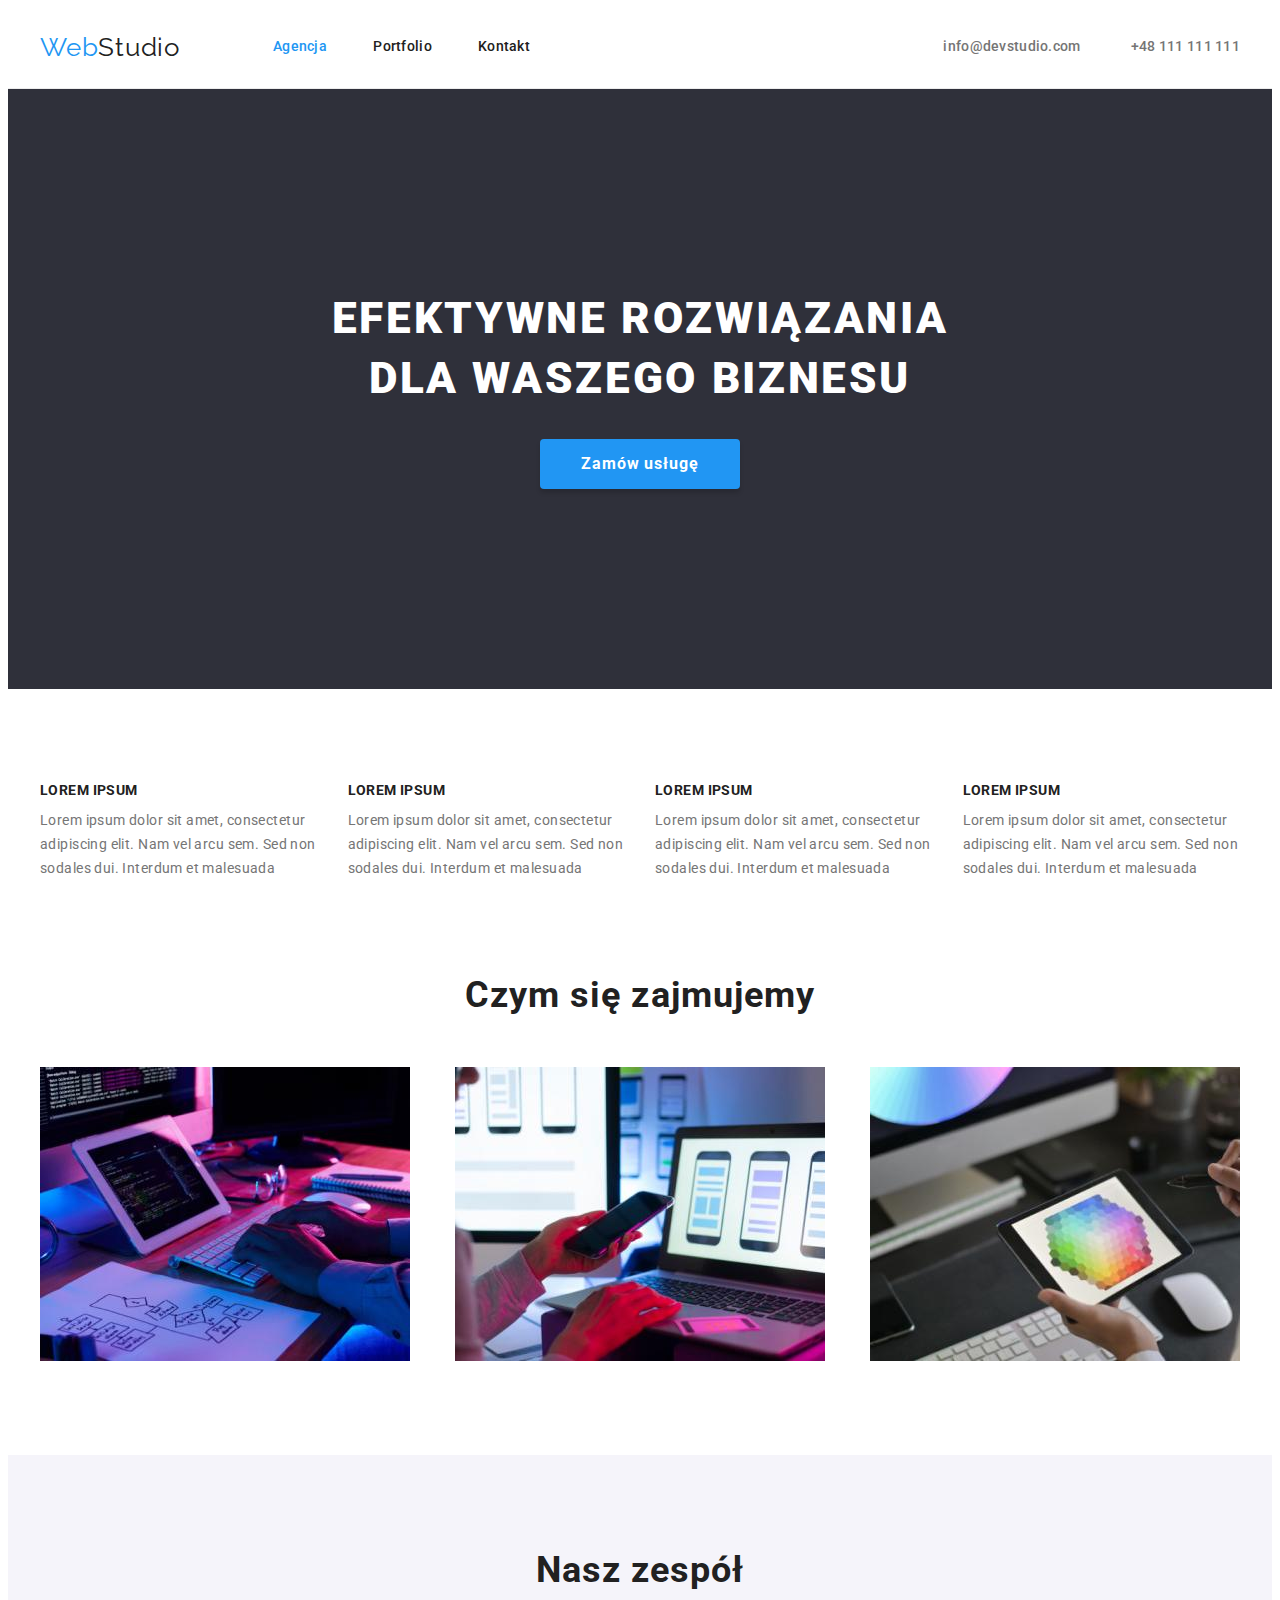
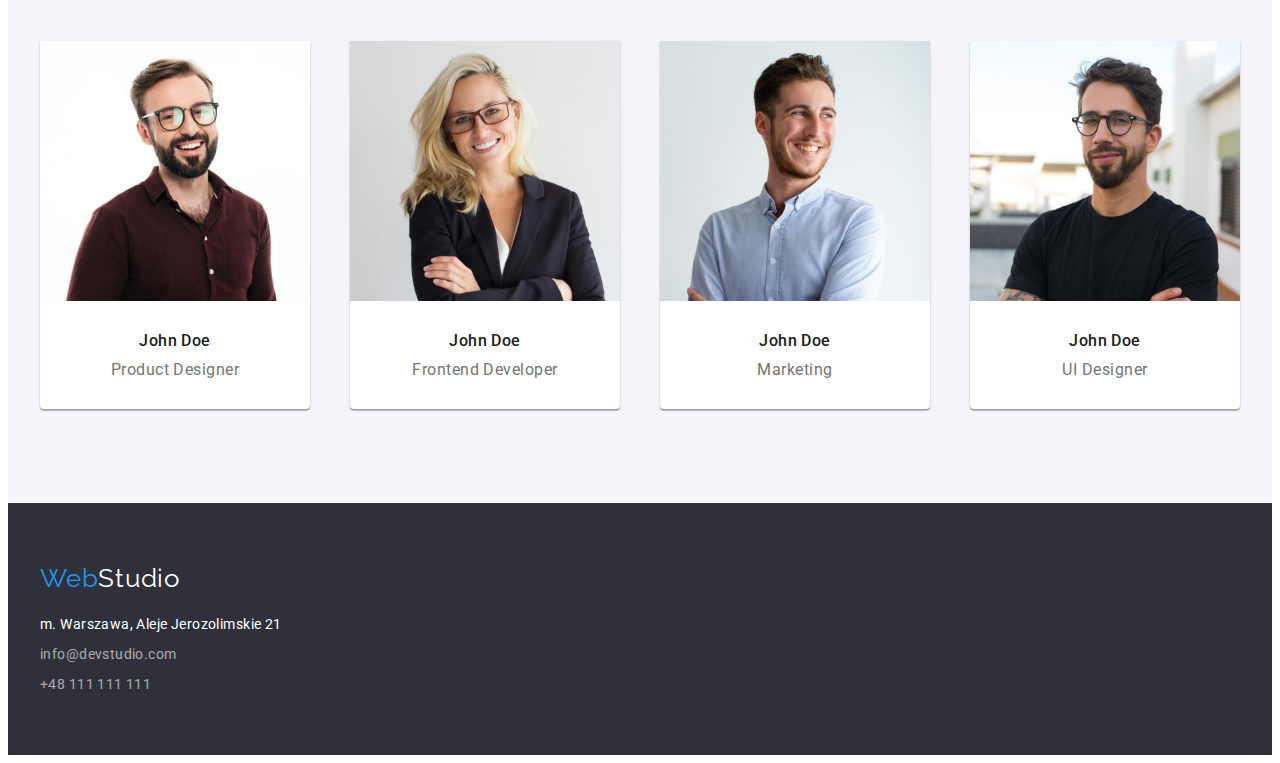
<file: index.html>
<!DOCTYPE html>
<html lang="pl">
  <head>
    <meta charset="UTF-8" />
    <meta http-equiv="X-UA-Compatible" content="IE=edge" />
    <meta name="viewport" content="width=device-width, initial-scale=1.0" />
    <meta
      name="description"
      content="WebStudio - efektywne rozwiązania dla Waszego biznesu."
    />
    <title>WebStudio</title>
    <link rel="preconnect" href="https://fonts.googleapis.com" />
    <link rel="preconnect" href="https://fonts.gstatic.com" crossorigin />
    <link
      href="https://fonts.googleapis.com/css2?family=Raleway:wght@700&family=Roboto:wght@400;500;700;900&display=swap"
      rel="stylesheet"
    />
    <link
      rel="stylesheet"
      href="https://cdnjs.cloudflare.com/ajax/libs/modern-normalize/2.0.0/modern-normalize.css"
      integrity="sha512-gA2Bvu0/hw4oj0Lp8ZHjK+o3S4BE5m8d/wNVy6ktKLhHKPpWLQwv9ixzuWirWOakoJqlBdePq2NhoCaUOQ5npQ=="
      crossorigin="anonymous"
      referrerpolicy="no-referrer"
    />
    <link rel="stylesheet" href="./css/styles.css" />
    <style>
      body {
        font-family: "Roboto", sans-serif;
        --primary-text-color: #212121;
        color: var(--primary-text-color);
      }
    </style>
  </head>
  <body>
    <header>
      <div class="container head-box">
        <nav class="nav-box">
          <a class="brand-name link" href="./index.html"
            ><span class="brand-name-color">Web</span>Studio</a
          >
          <ul class="navigation">
            <li><a class="link current" href="./index.html">Agencja</a></li>
            <li><a class="link" href="./portfolio.html">Portfolio</a></li>
            <li><a class="link" href="#kontakt">Kontakt</a></li>
          </ul>
        </nav>
        <ul class="contact">
          <li>
            <a class="link" href="mailto:info@devstudio.com"
              >info@devstudio.com</a
            >
          </li>
          <li><a class="link" href="tel:+48111111111">+48 111 111 111</a></li>
        </ul>
      </div>
    </header>
    <main>
      <section class="slogan-box">
        <div class="container order-box">
          <h1 class="slogan-text order-box-text">
            Efektywne rozwiązania dla waszego biznesu
          </h1>
          <button class="slogan-button order-box-button" type="button">
            Zamów usługę
          </button>
        </div>
      </section>
      <section class="section">
        <div class="container">
          <ul class="work-list work-list-box">
            <li>
              <h2 class="work-title">LOREM IPSUM</h2>
              <p class="work-text">
                Lorem ipsum dolor sit amet, consectetur adipiscing elit. Nam vel
                arcu sem. Sed non sodales dui. Interdum et malesuada
              </p>
            </li>
            <li>
              <h2 class="work-title">LOREM IPSUM</h2>
              <p class="work-text">
                Lorem ipsum dolor sit amet, consectetur adipiscing elit. Nam vel
                arcu sem. Sed non sodales dui. Interdum et malesuada
              </p>
            </li>
            <li>
              <h2 class="work-title">LOREM IPSUM</h2>
              <p class="work-text">
                Lorem ipsum dolor sit amet, consectetur adipiscing elit. Nam vel
                arcu sem. Sed non sodales dui. Interdum et malesuada
              </p>
            </li>
            <li>
              <h2 class="work-title">LOREM IPSUM</h2>
              <p class="work-text">
                Lorem ipsum dolor sit amet, consectetur adipiscing elit. Nam vel
                arcu sem. Sed non sodales dui. Interdum et malesuada
              </p>
            </li>
          </ul>
        </div>
      </section>
      <section class="section our-work">
        <div class="container">
          <h2 class="branch-title">Czym się zajmujemy</h2>
          <ul class="branch-pictures">
            <li>
              <img
                class="image-no-gap"
                src="images/work1.jpg"
                alt="Osoba pracuje w biurze, pisze kod na komputerze. Obok na biurku leży kartka z algorytmem."
                width="370"
                height="294"
              />
            </li>
            <li>
              <img
                class="image-no-gap"
                src="images/work2.jpg"
                alt="Osoba pracuje przed laptopem, trzyma w ręku telefon komórkowy. Na ekranie komputera znajdują się grafiki smartfonów."
                width="370"
                height="294"
              />
            </li>
            <li>
              <img
                class="image-no-gap"
                src="images/work3.jpg"
                alt="Osoba pracuje na tablecie, w ręku trzyma rysik. Na ekranie znajduje się poleta kolorów."
                width="370"
                height="294"
              />
            </li>
          </ul>
        </div>
      </section>
      <section class="team section">
        <div class="container">
          <h2 class="team-title">Nasz zespół</h2>
          <ul class="team-list team-list-box">
            <li class="team-card-box">
              <img
                class="image-no-gap"
                src="images/team1.jpg"
                alt="Mężczyzna w okularach i z brodą, w bordowej koszuli. Uśmiecha się."
                width="270"
                height="260"
              />
              <div class="team-name-box">
                <h3 class="team-name">John Doe</h3>
                <p class="team-profession">Product Designer</p>
              </div>
            </li>
            <li class="team-card-box">
              <img
                class="image-no-gap"
                src="images/team2.jpg"
                alt="Kobieta, blondynka, w okularach, w czarnej marynarce. Uśmiecha się"
                width="270"
                height="260"
              />
              <div class="team-name-box">
                <h3 class="team-name">John Doe</h3>
                <p class="team-profession">Frontend Developer</p>
              </div>
            </li>
            <li class="team-card-box">
              <img
                class="image-no-gap"
                src="images/team3.jpg"
                alt="Młody mężczyzna w białej koszuli. Uśmiecha się."
                width="270"
                height="260"
              />
              <div class="team-name-box">
                <h3 class="team-name">John Doe</h3>
                <p class="team-profession">Marketing</p>
              </div>
            </li>
            <li class="team-card-box">
              <img
                class="image-no-gap"
                src="images/team4.jpg"
                alt="Mężczyzna w okularach, z brodą, w czarnej koszulce, lekko uśmiecha się."
                width="270"
                height="260"
              />
              <div class="team-name-box">
                <h3 class="team-name">John Doe</h3>
                <p class="team-profession">UI Designer</p>
              </div>
            </li>
          </ul>
        </div>
      </section>
    </main>
    <footer id="kontakt">
      <div class="container">
        <a class="brand-name brand-name-footer link" href="./index.html"
          ><span class="brand-name-color">Web</span>Studio</a
        >
        <address>
          <ul class="address">
            <li>
              <a
                class="link"
                href="https://goo.gl/maps/iCMcbAQQFJVUKngY7"
                target="_blank"
                rel="noreferrer noopener nofollow"
                >m. Warszawa, Aleje Jerozolimskie 21</a
              >
            </li>
            <li>
              <a class="link connect" href="mailto:info@devstudio.com"
                >info@devstudio.com</a
              >
            </li>
            <li>
              <a class="link connect" href="tel:+48111111111"
                >+48 111 111 111</a
              >
            </li>
          </ul>
        </address>
      </div>
    </footer>
  </body>
</html>
</file>
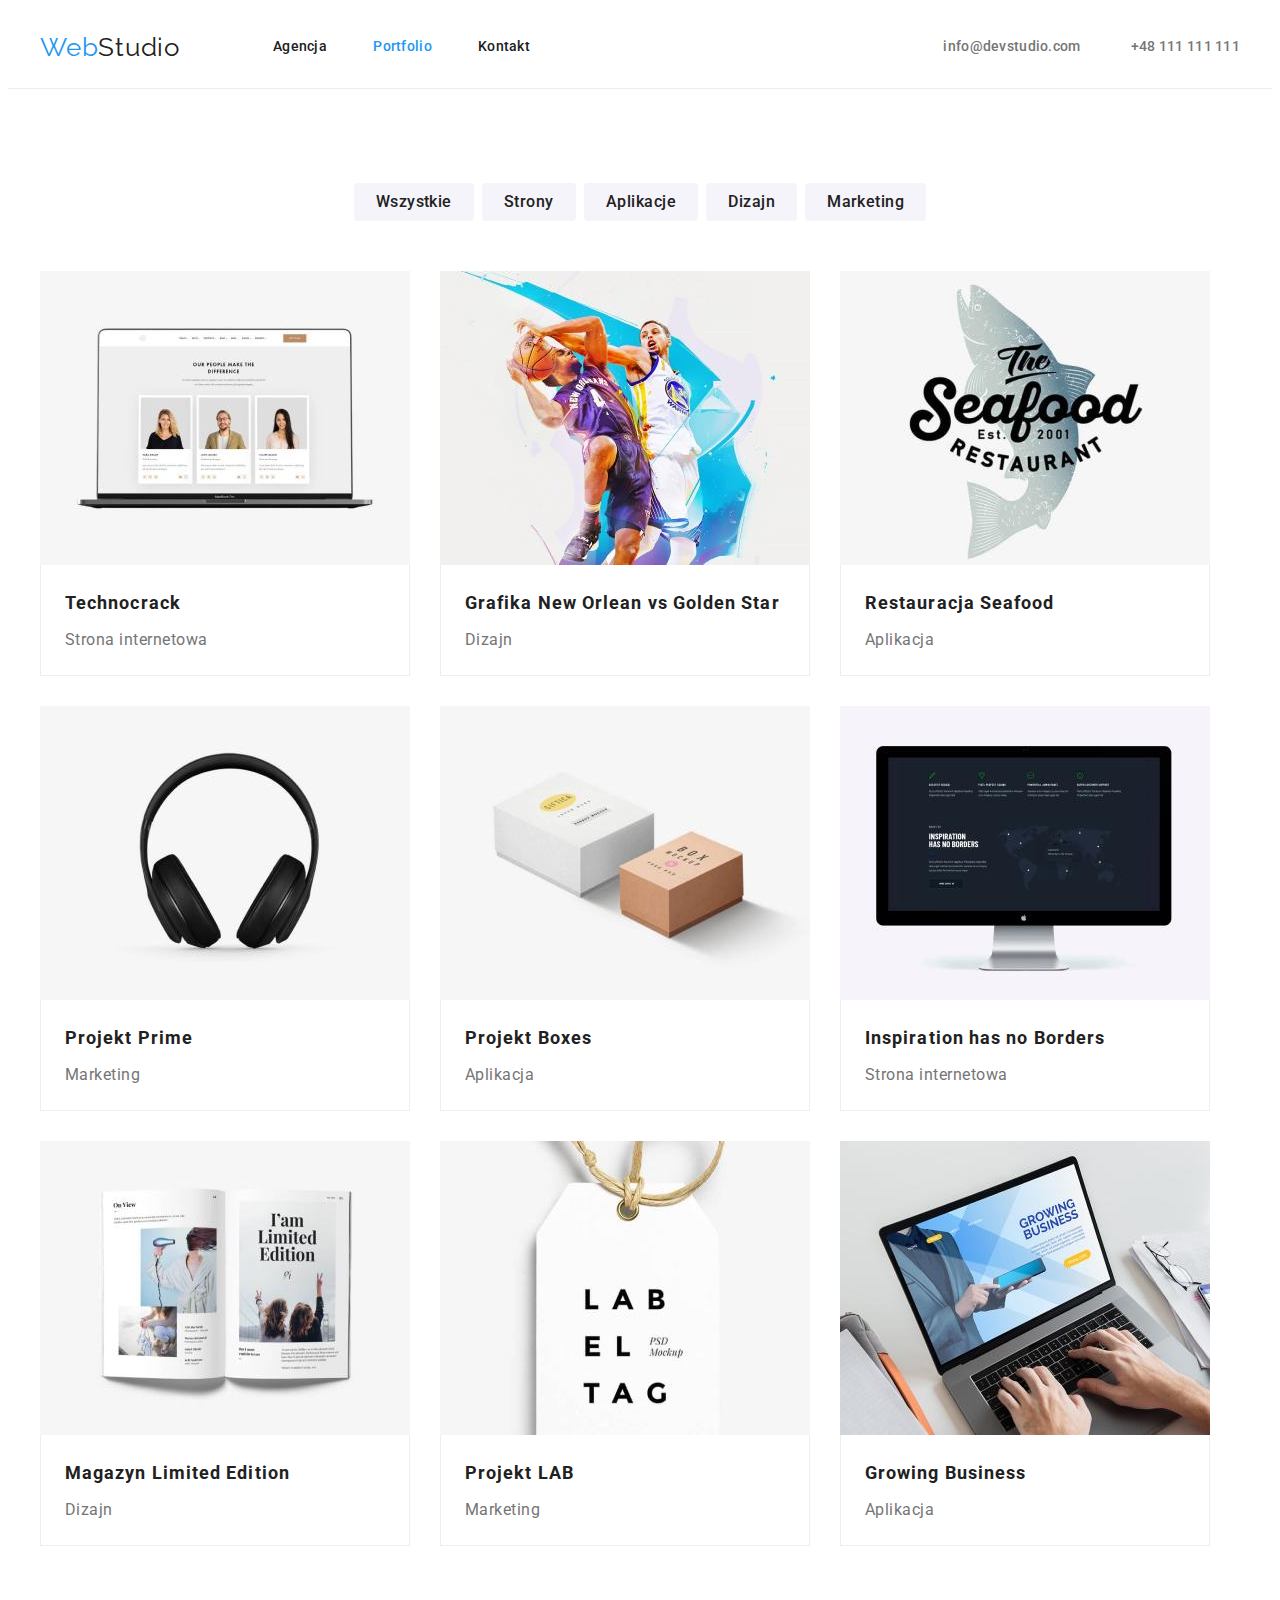
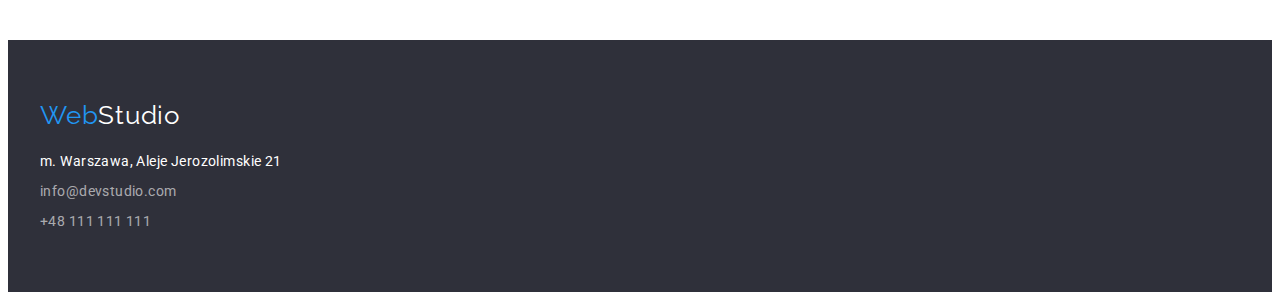
<file: portfolio.html>
<!DOCTYPE html>
<html lang="pl">
  <head>
    <meta charset="UTF-8" />
    <meta http-equiv="X-UA-Compatible" content="IE=edge" />
    <meta name="viewport" content="width=device-width, initial-scale=1.0" />
    <meta name="description" content="WebStudio - portfolio" />
    <title>Portfolio</title>
    <link rel="preconnect" href="https://fonts.googleapis.com" />
    <link rel="preconnect" href="https://fonts.gstatic.com" crossorigin />
    <link
      href="https://fonts.googleapis.com/css2?family=Raleway:wght@700&family=Roboto:wght@400;500;700;900&display=swap"
      rel="stylesheet"
    />
    <link
      rel="stylesheet"
      href="https://cdnjs.cloudflare.com/ajax/libs/modern-normalize/2.0.0/modern-normalize.css"
      integrity="sha512-gA2Bvu0/hw4oj0Lp8ZHjK+o3S4BE5m8d/wNVy6ktKLhHKPpWLQwv9ixzuWirWOakoJqlBdePq2NhoCaUOQ5npQ=="
      crossorigin="anonymous"
      referrerpolicy="no-referrer"
    />
    <link rel="stylesheet" href="./css/styles.css" />
    <style>
      body {
        font-family: "Roboto", sans-serif;
        --primary-text-color: #212121;
        color: var(--primary-text-color);
      }
    </style>
  </head>
  <body>
    <header>
      <div class="container head-box">
        <nav class="nav-box">
          <a class="brand-name link" href="./index.html"
            ><span class="brand-name-color">Web</span>Studio</a
          >
          <ul class="navigation">
            <li><a class="link" href="./index.html">Agencja</a></li>
            <li>
              <a class="link current" href="./portfolio.html">Portfolio</a>
            </li>
            <li><a class="link" href="#kontakt">Kontakt</a></li>
          </ul>
        </nav>
        <ul class="contact">
          <li>
            <a class="link" href="mailto:info@devstudio.com"
              >info@devstudio.com</a
            >
          </li>
          <li><a class="link" href="tel:+48111111111">+48 111 111 111</a></li>
        </ul>
      </div>
    </header>
    <main>
      <section class="section">
        <div class="container">
          <ul class="sort-list sort-buttons-box">
            <li>
              <button class="sort-button" type="button">Wszystkie</button>
            </li>
            <li><button class="sort-button" type="button">Strony</button></li>
            <li>
              <button class="sort-button" type="button">Aplikacje</button>
            </li>
            <li><button class="sort-button" type="button">Dizajn</button></li>
            <li>
              <button class="sort-button" type="button">Marketing</button>
            </li>
          </ul>
          <h1 class="visually-hidden">Portfolio</h1>
          <ul class="portfolio-list portfolio-box">
            <li>
              <img
                class="image-no-gap"
                src="images/technocrack.jpg"
                alt="Strona internetowa firmy otwarta na laptopie. Przedstawione sylwetki osób."
                width="370"
                height="294"
              />
              <div class="portfolio-box-text">
                <h2 class="portfolio-title">Technocrack</h2>
                <p class="portfolio-type">Strona internetowa</p>
              </div>
            </li>
            <li>
              <img
                class="image-no-gap"
                src="images/new-orlean-golden-star.jpg"
                alt="Dwóch mężczyzn gra w koszykówkę. Za nimi jest abstrakcyjne, niebieskie tło."
                width="370"
                height="294"
              />
              <div class="portfolio-box-text">
                <h2 class="portfolio-title">
                  Grafika New Orlean vs Golden Star
                </h2>
                <p class="portfolio-type">Dizajn</p>
              </div>
            </li>
            <li>
              <img
                class="image-no-gap"
                src="images/seafood.jpg"
                alt="Logo z rybą w tle i nazwą The Seafood Restaurant na froncie."
                width="370"
                height="294"
              />
              <div class="portfolio-box-text">
                <h2 class="portfolio-title">Restauracja Seafood</h2>
                <p class="portfolio-type">Aplikacja</p>
              </div>
            </li>
            <li>
              <img
                class="image-no-gap"
                src="images/prime.jpg"
                alt="Czarne słuchawki, stojące pionowo na płaskiej powierzchni."
                width="370"
                height="294"
              />
              <div class="portfolio-box-text">
                <h2 class="portfolio-title">Projekt Prime</h2>
                <p class="portfolio-type">Marketing</p>
              </div>
            </li>
            <li>
              <img
                class="image-no-gap"
                src="images/boxes.jpg"
                alt="Dwa pudełka leżące na płaskiej powierzchni. Jedno większe białe, drugie mniejsze brązowe."
                width="370"
                height="294"
              />
              <div class="portfolio-box-text">
                <h2 class="portfolio-title">Projekt Boxes</h2>
                <p class="portfolio-type">Aplikacja</p>
              </div>
            </li>
            <li>
              <img
                class="image-no-gap"
                src="images/inspiration-has-no-borders.jpg"
                alt="Monitor z wyświetlonymi białymi napisami i mapą świata."
                width="370"
                height="294"
              />
              <div class="portfolio-box-text">
                <h2 class="portfolio-title">Inspiration has no Borders</h2>
                <p class="portfolio-type">Strona internetowa</p>
              </div>
            </li>
            <li>
              <img
                class="image-no-gap"
                src="images/limited-edition.jpg"
                alt="Otwarte czasopismo. Na lewej stronie kobieta suszy włosy, na prawej stronie osoby spoglądają w niebo."
                width="370"
                height="294"
              />
              <div class="portfolio-box-text">
                <h2 class="portfolio-title">Magazyn Limited Edition</h2>
                <p class="portfolio-type">Dizajn</p>
              </div>
            </li>
            <li>
              <img
                class="image-no-gap"
                src="images/lab.jpg"
                alt="Biała etykieta ze sznureczkiem. Napis na etykiecie: Label tag PSD Mockup."
                width="370"
                height="294"
              />
              <div class="portfolio-box-text">
                <h2 class="portfolio-title">Projekt LAB</h2>
                <p class="portfolio-type">Marketing</p>
              </div>
            </li>
            <li>
              <img
                class="image-no-gap"
                src="images/growing-business.jpg"
                alt="Laptop z garfiką na ekranie, na której napis: growing business oraz fragment sylwetki osoby z tabletem."
                width="370"
                height="294"
              />
              <div class="portfolio-box-text">
                <h2 class="portfolio-title">Growing Business</h2>
                <p class="portfolio-type">Aplikacja</p>
              </div>
            </li>
          </ul>
        </div>
      </section>
    </main>
    <footer id="kontakt">
      <div class="container">
        <a class="brand-name brand-name-footer link" href="./index.html"
          ><span class="brand-name-color">Web</span>Studio</a
        >
        <address>
          <ul class="address">
            <li>
              <a
                class="link"
                href="https://goo.gl/maps/iCMcbAQQFJVUKngY7"
                target="_blank"
                rel="noreferrer noopener nofollow"
                >m. Warszawa, Aleje Jerozolimskie 21</a
              >
            </li>
            <li>
              <a class="link connect" href="mailto:info@devstudio.com"
                >info@devstudio.com</a
              >
            </li>
            <li>
              <a class="link connect" href="tel:+48111111111"
                >+48 111 111 111</a
              >
            </li>
          </ul>
        </address>
      </div>
    </footer>
  </body>
</html>
</file>
<file: css/styles.css>
:root {
  --primary-text-color: #212121;
  --secondary-text-color: #757575;
  --light-text-color: #ffffff;
  --button-background-color: #f5f4fa;
  --active-color: #2196f3;
  --background-dark: #2f303a;
}

h1,
h2,
h3,
p,
ul {
  margin: 0;
  padding: 0;
}

.link {
  text-decoration: inherit;
  font-style: inherit;
  color: inherit;
}

.brand-name {
  font-family: "Raleway";
  font-size: 26px;
  line-height: 1.19;
  letter-spacing: 0.03em;
}

.brand-name-color {
  color: var(--active-color);
}

.navigation {
  font-weight: 500;
  font-size: 14px;
  line-height: 1.14;
  letter-spacing: 0.02em;
  list-style-type: none;
  padding-left: 0;
}

.navigation .link:hover,
.navigation .link:focus {
  color: var(--active-color);
}

.current {
  color: var(--active-color);
}

.contact {
  font-weight: 500;
  font-size: 14px;
  line-height: 1.14;
  letter-spacing: 0.02em;
  color: var(--secondary-text-color);
  list-style-type: none;
  padding-left: 0;
  margin-left: auto;
}

.contact .link:hover,
.contact .link:focus {
  color: var(--active-color);
}

.slogan-box {
  background-color: var(--background-dark);
  padding: 200px 0;
}

.slogan-text {
  color: var(--light-text-color);
  font-weight: 900;
  font-size: 44px;
  line-height: 1.36;
  letter-spacing: 0.06em;
  text-transform: uppercase;
}

.slogan-button {
  color: var(--light-text-color);
  background: var(--active-color);
  box-shadow: 0px 4px 4px rgba(0, 0, 0, 0.15);
  border-radius: 4px;
  font-family: inherit;
  font-weight: 700;
  font-size: 16px;
  line-height: 1.88;
  display: flex;
  align-items: center;
  letter-spacing: 0.06em;
  cursor: pointer;
}

.slogan-button:hover,
.slogan-button:focus {
  color: var(--primary-text-color);
  background: var(--button-background-color);
}

.work-list {
  list-style-type: none;
  padding-left: 0;
}

.work-title {
  font-weight: 700;
  font-size: 14px;
  line-height: 1.14;
  letter-spacing: 0.03em;
  text-transform: uppercase;
  margin-bottom: 10px;
}

.work-text {
  font-size: 14px;
  line-height: 1.71;
  letter-spacing: 0.03em;
  color: var(--secondary-text-color);
}

.branch-title {
  font-weight: 700;
  font-size: 36px;
  line-height: 1.17;
  letter-spacing: 0.03em;
  margin-bottom: 50px;
  text-align: center;
}

.branch-pictures {
  list-style-type: none;
  display: flex;
  justify-content: space-between;
}

.team {
  background: var(--button-background-color);
}

.team-title {
  font-weight: 700;
  font-size: 36px;
  line-height: 1.17;
  letter-spacing: 0.03em;
  margin-bottom: 50px;
  text-align: center;
}

.team-list {
  list-style-type: none;
  padding-left: 0;
}

.team-name {
  font-weight: 500;
  font-size: 16px;
  line-height: 1.19;
  letter-spacing: 0.03em;
  text-align: center;
  margin-bottom: 10px;
}

.team-profession {
  font-size: 16px;
  line-height: 1.19;
  letter-spacing: 0.03em;
  color: var(--secondary-text-color);
  text-align: center;
}

.address {
  font-size: 14px;
  line-height: 1.5;
  letter-spacing: 0.03em;
  list-style-type: none;
  padding-left: 0;
  font-style: normal;
  color: var(--light-text-color);
}

.address .connect {
  color: rgba(255, 255, 255, 0.6);
}

.address .link:hover,
.address .link:focus {
  color: var(--active-color);
}

.sort-list {
  list-style-type: none;
  padding-left: 0;
}

.sort-button {
  background: var(--button-background-color);
  border-radius: 4px;
  border: none;
  font-family: inherit;
  font-weight: 500;
  font-size: 16px;
  line-height: 1.62;
  text-align: center;
  letter-spacing: 0.03em;
  color: inherit;
  cursor: pointer;
  padding: 6px 22px;
}

.sort-button:hover,
.sort-button:focus {
  color: var(--light-text-color);
  background: var(--active-color);
}

.visually-hidden {
  position: absolute;
  width: 1px;
  height: 1px;
  margin: -1px;
  border: 0;
  padding: 0;
  white-space: nowrap;
  clip-path: inset(100%);
  clip: rect(0 0 0 0);
  overflow: hidden;
}

.portfolio-list {
  list-style-type: none;
  padding-left: 0;
}

.portfolio-title {
  font-weight: 700;
  font-size: 18px;
  line-height: 2;
  letter-spacing: 0.06em;
  margin-bottom: 4px;
}

.portfolio-type {
  font-size: 16px;
  line-height: 1.88;
  letter-spacing: 0.03em;
  color: var(--secondary-text-color);
}

header {
  border-bottom: 1px solid #ececec;
  padding-top: 24px;
  padding-bottom: 25px;
}

.container {
  width: 1200px;
  margin: 0 auto;
  padding: 0 15px;
}
.section {
  padding: 94px 0;
}

header li {
  display: inline-block;
}
.navigation li:not(:last-child) {
  padding: 0;
  margin-right: 43px;
}
.contact li:not(:last-child) {
  padding: 0;
  margin-right: 47px;
}

.nav-box {
  display: flex;
  gap: 93px;
  align-items: center;
  padding: 0;
}
.head-box {
  display: flex;
  align-items: center;
}

.order-box-text {
  text-align: center;
  width: 696px;
  margin: 0 auto 30px;
}

.order-box-button {
  display: block;
  text-align: center;
  min-width: 200px;
  margin: 0 auto;
  border: none;
  padding: 10px 41px;
}

.work-list-box {
  display: flex;
  gap: 30px;
  justify-content: space-between;
}

.our-work {
  padding: 0 0 94px;
}

.image-no-gap {
  display: block;
}

.team-list-box {
  display: flex;
  gap: 30px;
  justify-content: space-between;
}

.team-card-box {
  background: #ffffff;
  box-shadow: 0px 1px 3px rgba(0, 0, 0, 0.12), 0px 1px 1px rgba(0, 0, 0, 0.14),
    0px 2px 1px rgba(0, 0, 0, 0.2);
  border-radius: 0px 0px 4px 4px;
}

.brand-name-footer {
  display: block;
  margin-bottom: 20px;
  color: var(--light-text-color);
}

.address > li:not(:last-child) {
  margin-bottom: 9px;
}

.sort-buttons-box {
  display: flex;
  gap: 8px;
  margin: 0 0 50px;
  justify-content: center;
}

.portfolio-box img {
  margin: 0;
}

.portfolio-box {
  display: flex;
  flex-wrap: wrap;
  gap: 30px;
}

.portfolio-box-text {
  padding: 20px 0 20px 24px;
  border-right: 1px solid #eeeeee;
  border-bottom: 1px solid #eeeeee;
  border-left: 1px solid #eeeeee;
}

.team-name-box {
  padding: 30px 0;
}

footer {
  padding-top: 60px;
  padding-bottom: 60px;
  background-color: var(--background-dark);
}
</file>
